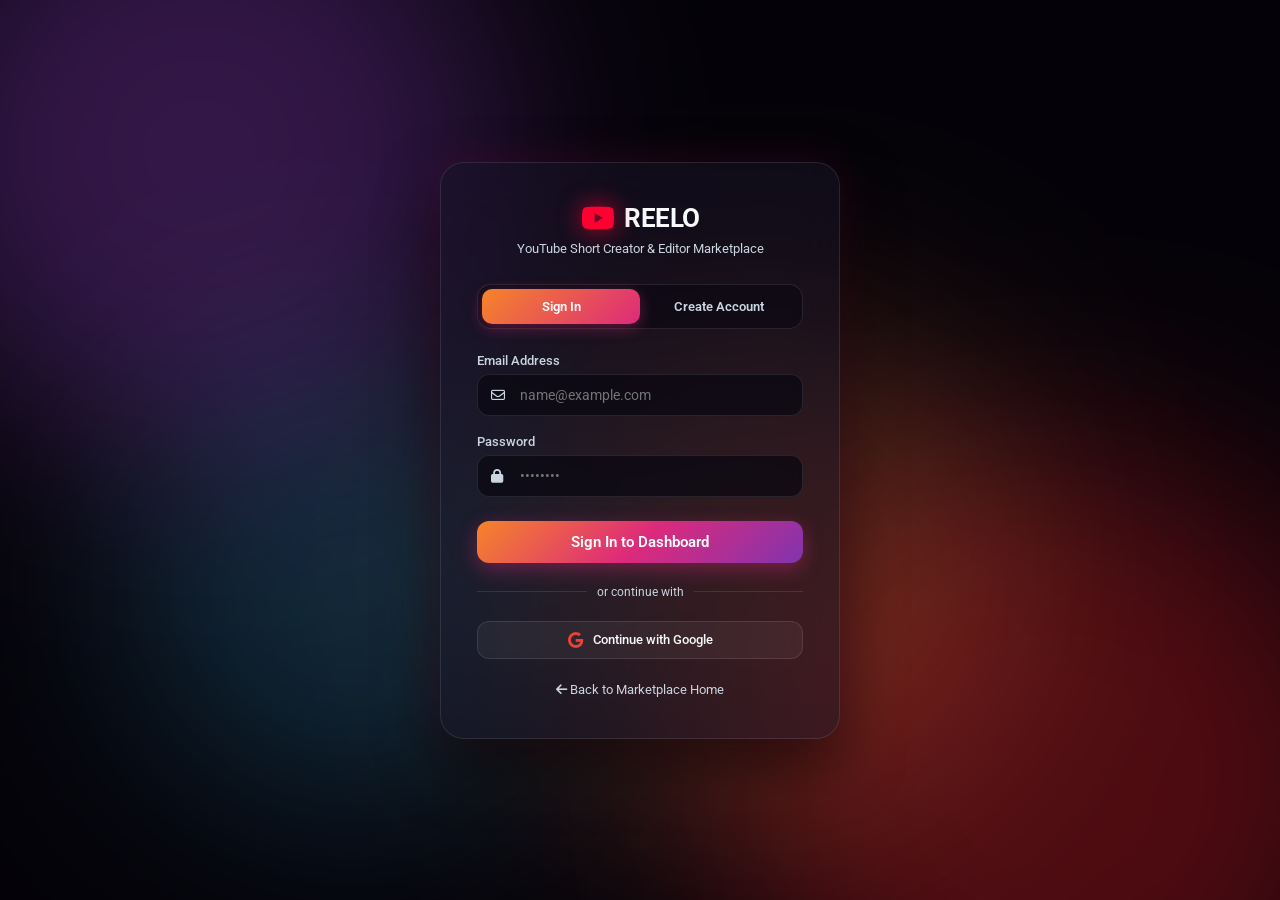
<file: login.html>
<!DOCTYPE html>
<html lang="en">
<head>
    <meta charset="UTF-8">
    <meta name="viewport" content="width=device-width, initial-scale=1.0">
    <title>REELO - Login / Sign Up</title>
    <!-- Google Fonts & FontAwesome Icons -->
    <link href="https://fonts.googleapis.com/css2?family=Roboto:wght@300;400;500;700&display=swap" rel="stylesheet">
    <link rel="stylesheet" href="https://cdnjs.cloudflare.com/ajax/libs/font-awesome/6.4.0/css/all.min.css">
    
    <style>
        :root {
            --glass-bg: rgba(15, 12, 25, 0.6);
            --glass-surface: rgba(25, 20, 40, 0.5);
            --glass-surface-hover: rgba(45, 30, 70, 0.7);
            --glass-border: rgba(255, 255, 255, 0.1);
            --glass-border-hover: rgba(236, 72, 153, 0.5);
            --yt-red: #ff0033;
            --yt-text-main: #f8f9fa;
            --yt-text-secondary: #cbd5e1;
            --yt-accent: #ec4899; /* Instagram Pink Accent */
            --transition: all 0.4s cubic-bezier(0.16, 1, 0.3, 1);
        }

        * {
            margin: 0;
            padding: 0;
            box-sizing: border-box;
            font-family: 'Roboto', sans-serif;
        }

        body {
            background-color: #040208;
            color: var(--yt-text-main);
            min-height: 100vh;
            overflow-x: hidden;
            display: flex;
            align-items: center;
            justify-content: center;
            position: relative;
        }

        /* --- INSTAGRAM-INSPIRED VIBRANT LIQUID BACKGROUND --- */
        .water-bg-container {
            position: fixed;
            top: 0; left: 0; width: 100vw; height: 100vh;
            overflow: hidden;
            z-index: -1;
            background: #040208;
        }

        .droplet {
            position: absolute;
            border-radius: 50%;
            filter: blur(100px);
            opacity: 0.65;
            animation: floatDroplets 15s infinite alternate ease-in-out;
            mix-blend-mode: screen;
        }

        .drop-1 {
            width: 600px; height: 600px;
            background: rgba(131, 58, 180, 0.55);
            top: -150px; left: -100px;
            animation-duration: 14s;
        }

        .drop-2 {
            width: 650px; height: 650px;
            background: rgba(253, 29, 29, 0.45);
            bottom: -200px; right: -100px;
            animation-duration: 18s;
            animation-delay: -3s;
        }

        .drop-3 {
            width: 500px; height: 500px;
            background: rgba(247, 119, 55, 0.4);
            top: 35%; left: 40%;
            animation-duration: 12s;
            animation-delay: -6s;
        }

        .drop-4 {
            width: 450px; height: 450px;
            background: rgba(56, 189, 248, 0.3);
            bottom: 10%; left: 10%;
            animation-duration: 16s;
            animation-delay: -9s;
        }

        @keyframes floatDroplets {
            0% { transform: translate(0, 0) scale(1) rotate(0deg); }
            50% { transform: translate(80px, 60px) scale(1.15) rotate(45deg); }
            100% { transform: translate(-60px, -70px) scale(0.9) rotate(-30deg); }
        }

        @keyframes smoothFadeIn {
            from { opacity: 0; transform: translateY(15px) scale(0.98); }
            to { opacity: 1; transform: translateY(0) scale(1); }
        }

        /* --- AUTH CONTAINER --- */
        .auth-wrapper {
            width: 100%;
            max-width: 440px;
            padding: 20px;
            z-index: 10;
            animation: smoothFadeIn 0.5s var(--transition) forwards;
        }

        .auth-card {
            background: var(--glass-surface);
            border: 1px solid var(--glass-border);
            backdrop-filter: blur(25px);
            -webkit-backdrop-filter: blur(25px);
            border-radius: 24px;
            padding: 40px 36px;
            box-shadow: 0 25px 60px rgba(0, 0, 0, 0.6), 0 0 40px rgba(221, 42, 123, 0.15);
            transition: var(--transition);
        }

        .auth-card:hover {
            border-color: var(--glass-border-hover);
            box-shadow: 0 30px 70px rgba(0, 0, 0, 0.8), 0 0 50px rgba(221, 42, 123, 0.25);
        }

        .brand-header {
            text-align: center;
            margin-bottom: 28px;
        }

        .brand-logo {
            display: inline-flex;
            align-items: center;
            gap: 10px;
            font-size: 26px;
            font-weight: 700;
            letter-spacing: -0.5px;
            color: var(--yt-text-main);
            text-decoration: none;
            margin-bottom: 8px;
            transition: var(--transition);
        }

        .brand-logo:hover {
            transform: scale(1.05);
        }

        .brand-logo i {
            color: var(--yt-red);
            font-size: 30px;
            filter: drop-shadow(0 0 12px rgba(255, 0, 51, 0.8));
        }

        .brand-header p {
            font-size: 13px;
            color: var(--yt-text-secondary);
        }

        /* --- TABS SWITCHER (Login / Sign Up) --- */
        .auth-tabs {
            display: flex;
            background: rgba(10, 8, 18, 0.6);
            border: 1px solid var(--glass-border);
            border-radius: 14px;
            padding: 4px;
            margin-bottom: 24px;
        }

        .tab-btn {
            flex: 1;
            background: transparent;
            border: none;
            color: var(--yt-text-secondary);
            padding: 10px;
            font-size: 13px;
            font-weight: 600;
            border-radius: 10px;
            cursor: pointer;
            transition: var(--transition);
        }

        .tab-btn.active {
            background: linear-gradient(135deg, #f58529, #dd2a7b);
            color: #fff;
            box-shadow: 0 4px 15px rgba(221, 42, 123, 0.4);
        }

        /* --- FORM ELEMENTS --- */
        .form-panel {
            display: none;
        }

        .form-panel.active {
            display: block;
            animation: smoothFadeIn 0.35s ease forwards;
        }

        .form-group {
            margin-bottom: 18px;
        }

        .form-group label {
            display: block;
            font-size: 13px;
            color: var(--yt-text-secondary);
            margin-bottom: 6px;
            font-weight: 500;
        }

        .input-box {
            position: relative;
            display: flex;
            align-items: center;
        }

        .input-box i {
            position: absolute;
            left: 14px;
            color: var(--yt-text-secondary);
            font-size: 14px;
            transition: var(--transition);
        }

        .form-group input {
            width: 100%;
            background: rgba(10, 8, 18, 0.75);
            border: 1px solid var(--glass-border);
            padding: 12px 14px 12px 42px;
            border-radius: 12px;
            color: var(--yt-text-main);
            font-size: 14px;
            outline: none;
            transition: var(--transition);
        }

        .form-group input:focus {
            border-color: var(--yt-accent);
            box-shadow: 0 0 15px rgba(236, 72, 153, 0.3);
            background: rgba(15, 12, 25, 0.95);
        }

        .form-group input:focus ~ i {
            color: var(--yt-accent);
        }

        .auth-btn {
            width: 100%;
            background: linear-gradient(135deg, #f58529, #dd2a7b, #8134af);
            color: #fff;
            border: none;
            padding: 12px;
            border-radius: 12px;
            font-weight: 600;
            font-size: 15px;
            cursor: pointer;
            transition: var(--transition);
            box-shadow: 0 6px 20px rgba(221, 42, 123, 0.4);
            margin-top: 6px;
        }

        .auth-btn:hover {
            transform: translateY(-2px) scale(1.02);
            box-shadow: 0 8px 25px rgba(221, 42, 123, 0.6);
        }

        .divider {
            display: flex;
            align-items: center;
            text-align: center;
            margin: 22px 0;
            color: var(--yt-text-secondary);
            font-size: 12px;
        }

        .divider::before, .divider::after {
            content: '';
            flex: 1;
            border-bottom: 1px solid var(--glass-border);
        }

        .divider span {
            padding: 0 10px;
        }

        .social-login-btn {
            width: 100%;
            background: rgba(255, 255, 255, 0.05);
            border: 1px solid var(--glass-border);
            color: var(--yt-text-main);
            padding: 10px;
            border-radius: 12px;
            font-size: 13px;
            font-weight: 500;
            cursor: pointer;
            display: flex;
            align-items: center;
            justify-content: center;
            gap: 10px;
            transition: var(--transition);
        }

        .social-login-btn:hover {
            background: var(--glass-surface-hover);
            border-color: var(--glass-border-hover);
            transform: translateY(-1px);
        }

        .social-login-btn i {
            font-size: 16px;
            color: #ea4335;
        }

        .back-home {
            text-align: center;
            margin-top: 20px;
        }

        .back-home a {
            color: var(--yt-text-secondary);
            font-size: 13px;
            text-decoration: none;
            transition: var(--transition);
        }

        .back-home a:hover {
            color: var(--yt-accent);
        }
    </style>
</head>
<body>

    <!-- Vibrant Instagram Color Mesh Background -->
    <div class="water-bg-container">
        <div class="droplet drop-1"></div>
        <div class="droplet drop-2"></div>
        <div class="droplet drop-3"></div>
        <div class="droplet drop-4"></div>
    </div>

    <div class="auth-wrapper">
        <div class="auth-card">
            
            <div class="brand-header">
                <a href="index.html" class="brand-logo">
                    <i class="fa-brands fa-youtube"></i> REELO
                </a>
                <p>YouTube Short Creator & Editor Marketplace</p>
            </div>

            <!-- Tab Switcher -->
            <div class="auth-tabs">
                <button class="tab-btn active" id="loginTabBtn" onclick="switchAuthMode('login')">Sign In</button>
                <button class="tab-btn" id="signupTabBtn" onclick="switchAuthMode('signup')">Create Account</button>
            </div>

            <!-- LOGIN FORM -->
            <div id="loginPanel" class="form-panel active">
                <form onsubmit="handleLogin(event)">
                    <div class="form-group">
                        <label>Email Address</label>
                        <div class="input-box">
                            <i class="fa-regular fa-envelope"></i>
                            <input type="email" id="loginEmail" placeholder="name@example.com" required>
                        </div>
                    </div>
                    <div class="form-group">
                        <label>Password</label>
                        <div class="input-box">
                            <i class="fa-solid fa-lock"></i>
                            <input type="password" placeholder="••••••••" required>
                        </div>
                    </div>
                    <button type="submit" class="auth-btn">Sign In to Dashboard</button>
                </form>
            </div>

            <!-- SIGN UP FORM -->
            <div id="signupPanel" class="form-panel">
                <form onsubmit="handleSignup(event)">
                    <div class="form-group">
                        <label>Full Name / Channel Name</label>
                        <div class="input-box">
                            <i class="fa-regular fa-user"></i>
                            <input type="text" id="signupName" placeholder="Alex Morgan" required>
                        </div>
                    </div>
                    <div class="form-group">
                        <label>Email Address</label>
                        <div class="input-box">
                            <i class="fa-regular fa-envelope"></i>
                            <input type="email" id="signupEmail" placeholder="name@example.com" required>
                        </div>
                    </div>
                    <div class="form-group">
                        <label>Create Password</label>
                        <div class="input-box">
                            <i class="fa-solid fa-lock"></i>
                            <input type="password" placeholder="••••••••" required>
                        </div>
                    </div>
                    <button type="submit" class="auth-btn">Create Account</button>
                </form>
            </div>

            <div class="divider">
                <span>or continue with</span>
            </div>

            <button class="social-login-btn" onclick="handleGoogleLogin()">
                <i class="fa-brands fa-google"></i> Continue with Google
            </button>

            <div class="back-home">
                <a href="index.html"><i class="fa-solid fa-arrow-left"></i> Back to Marketplace Home</a>
            </div>

        </div>
    </div>

    <!-- Script to connect authentication and forward session data to index.html -->
    <script>
        function switchAuthMode(mode) {
            const loginTab = document.getElementById('loginTabBtn');
            const signupTab = document.getElementById('signupTabBtn');
            const loginPanel = document.getElementById('loginPanel');
            const signupPanel = document.getElementById('signupPanel');

            if (mode === 'login') {
                loginTab.classList.add('active');
                signupTab.classList.remove('active');
                loginPanel.classList.add('active');
                signupPanel.classList.remove('active');
            } else {
                signupTab.classList.add('active');
                loginTab.classList.remove('active');
                signupPanel.classList.add('active');
                loginPanel.classList.remove('active');
            }
        }

        function handleLogin(e) {
            e.preventDefault();
            const email = document.getElementById('loginEmail').value;
            // Save user session state locally
            localStorage.setItem('reeloUser', email);
            // Redirect straight to your main marketplace website
            window.location.href = 'index.html';
        }

        function handleSignup(e) {
            e.preventDefault();
            const name = document.getElementById('signupName').value;
            // Save user name session state locally
            localStorage.setItem('reeloUser', name);
            // Redirect straight to your main marketplace website
            window.location.href = 'index.html';
        }

        function handleGoogleLogin() {
            localStorage.setItem('reeloUser', 'Google Creator Account');
            window.location.href = 'index.html';
        }
    </script>
</body>
</html>
</file>
